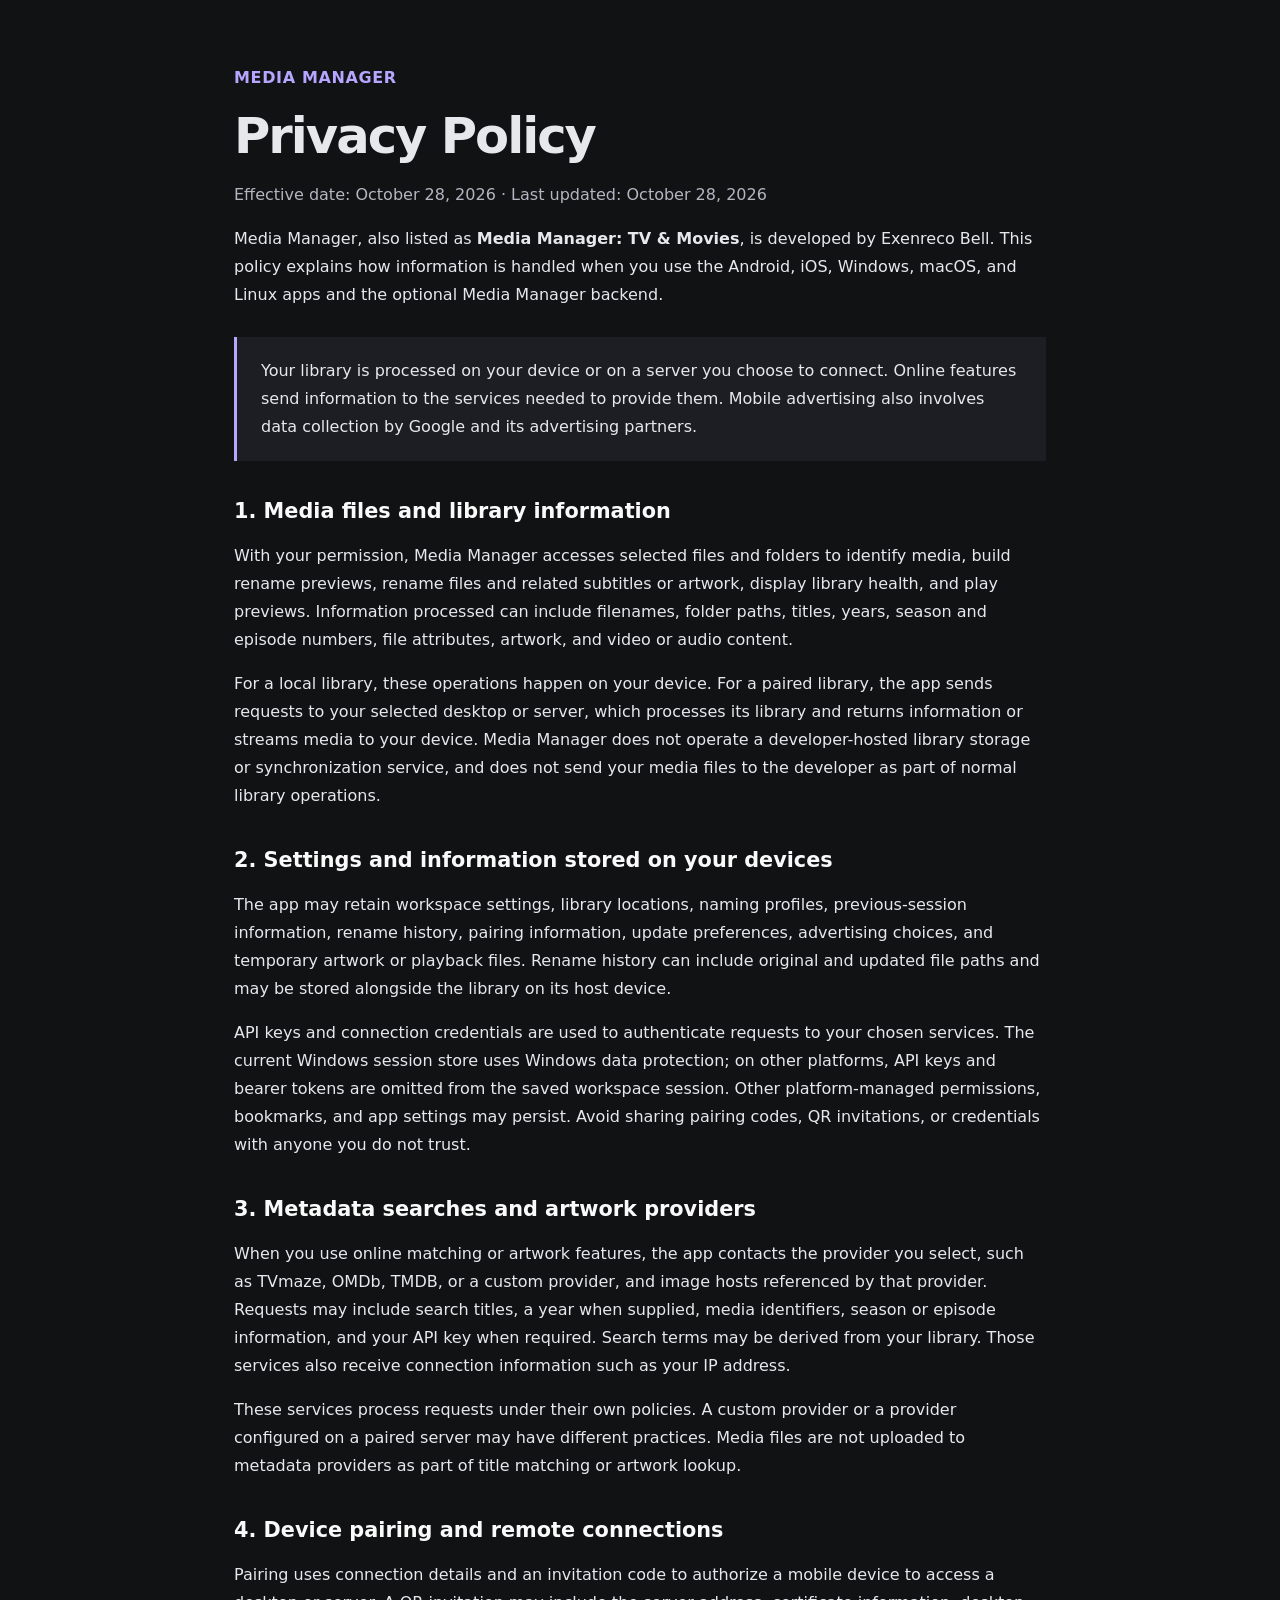
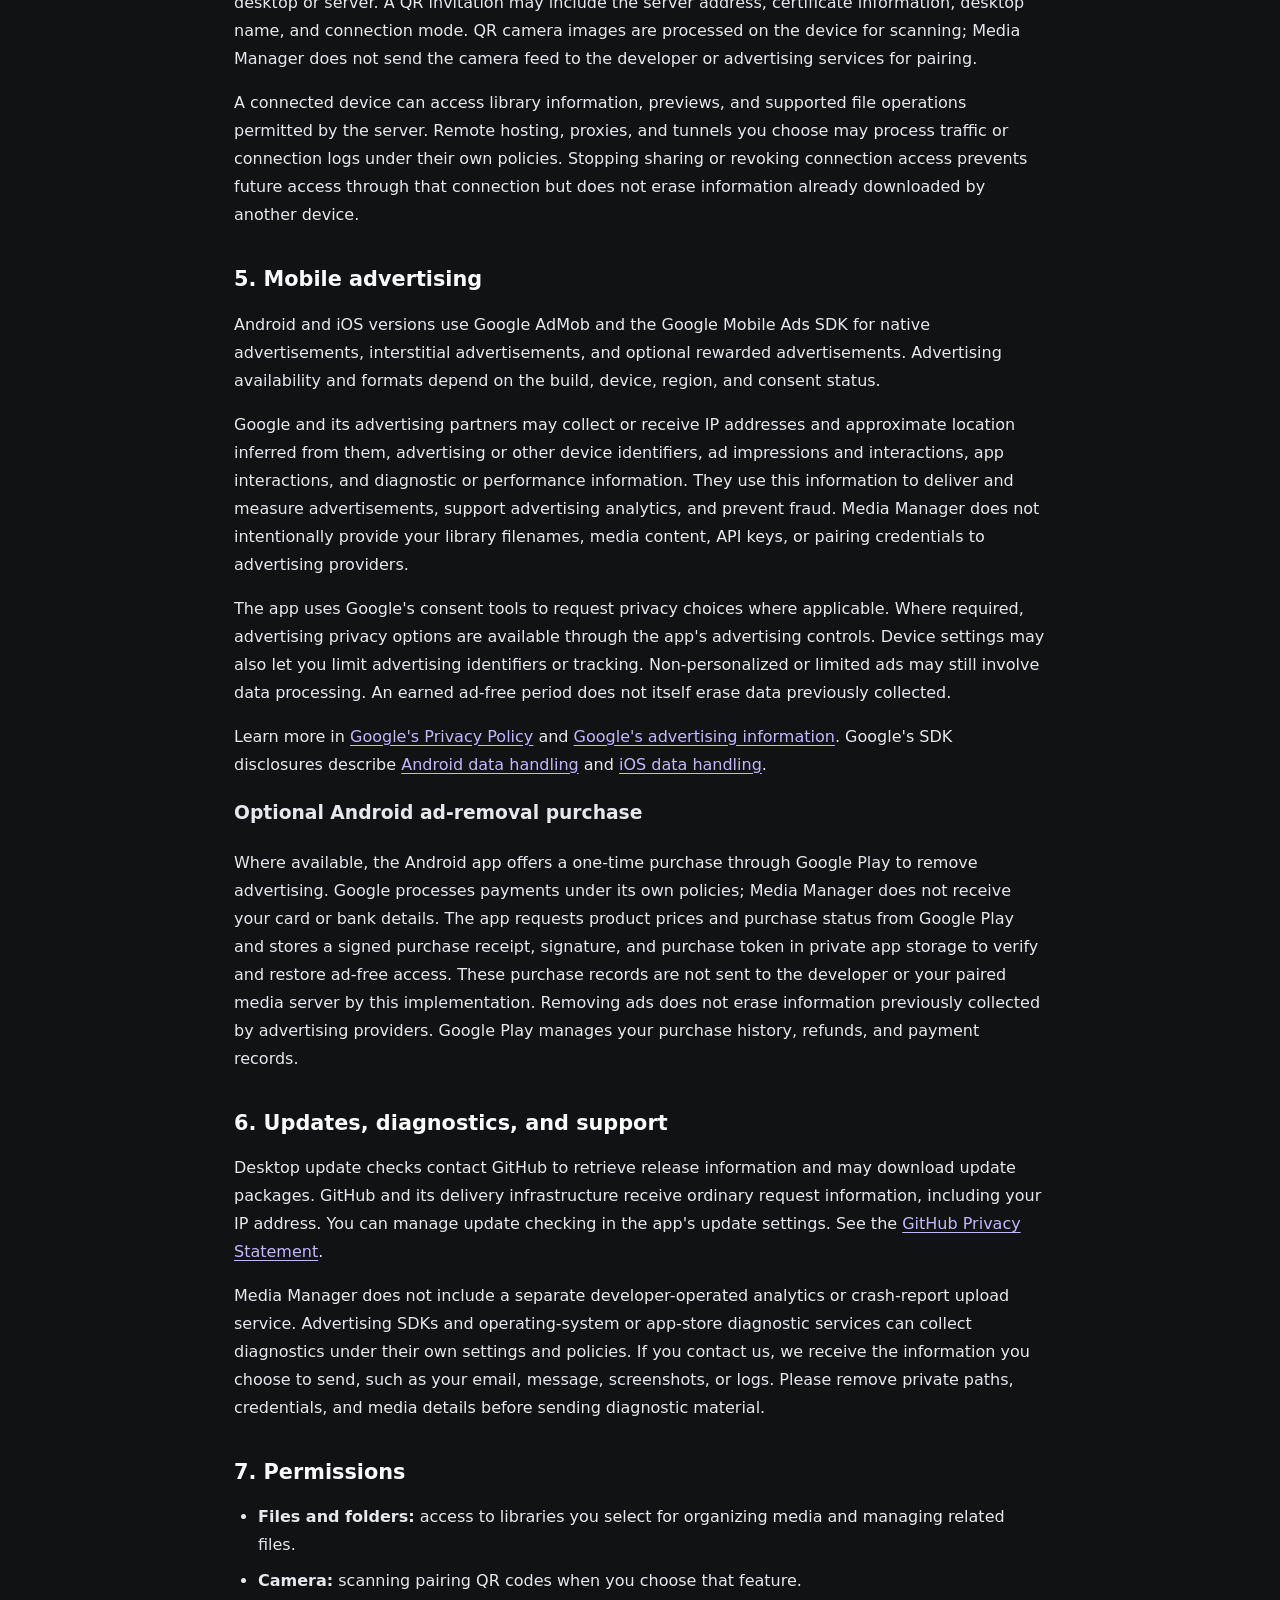
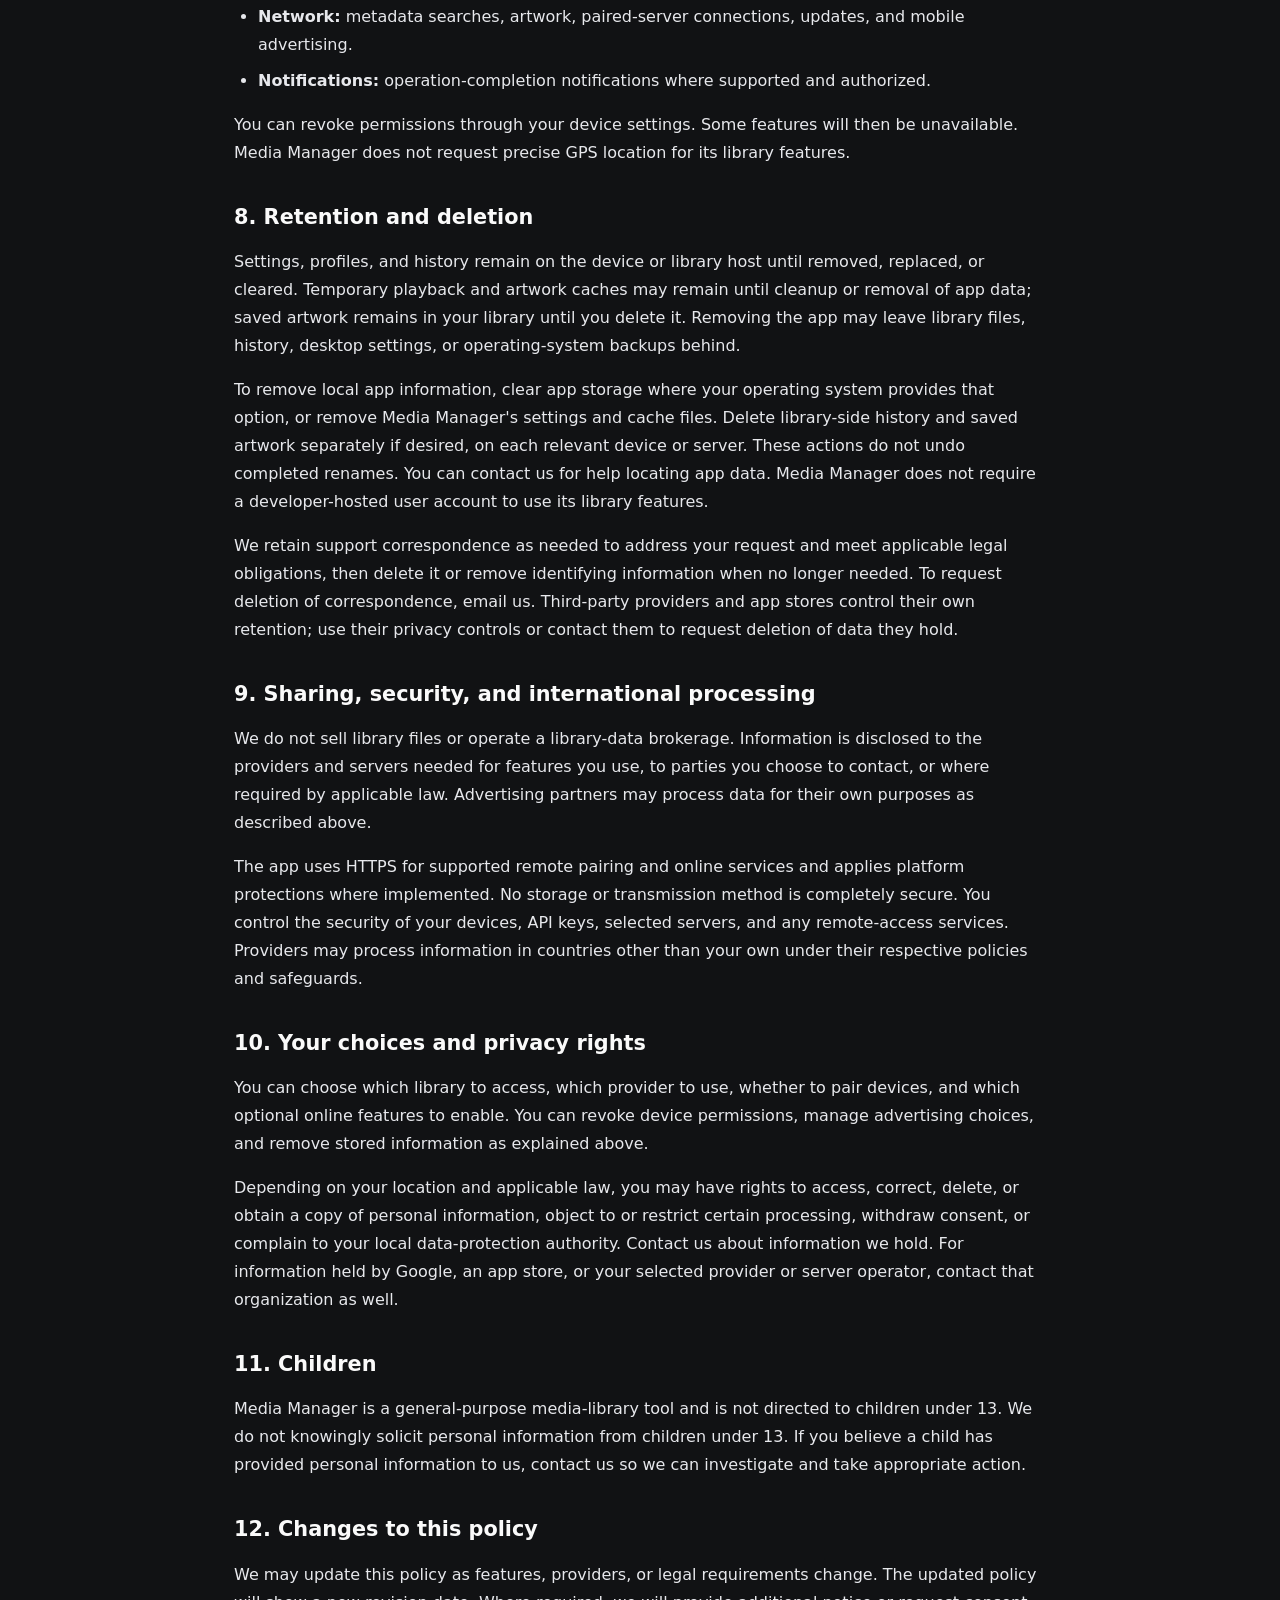
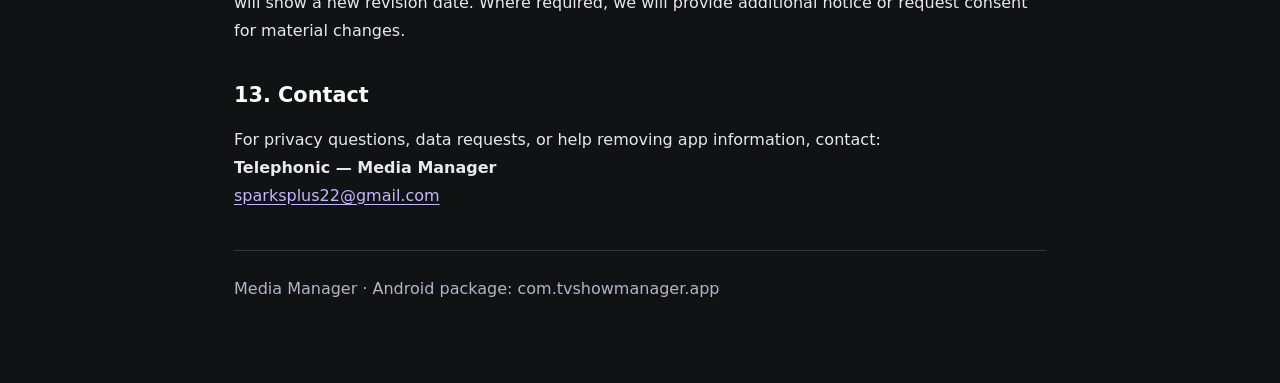
<file: docs/privacy-policy.html>
<!doctype html>
<html lang="en">
<head>
  <meta charset="utf-8">
  <meta name="viewport" content="width=device-width, initial-scale=1">
  <meta name="description" content="Media Manager privacy policy: local media, device pairing, metadata providers, advertising, and your privacy choices.">
  <meta name="color-scheme" content="dark light">
  <title>Media Manager - Privacy Policy</title>
  <style>
    :root { color-scheme:dark; font-family:system-ui,-apple-system,BlinkMacSystemFont,"Segoe UI",sans-serif; background:#111214; color:#e7e8ec; line-height:1.75; }
    * { box-sizing:border-box; }
    body { margin:0; }
    main { max-width:860px; margin:auto; padding:64px 24px 80px; }
    .brand { color:#b7a6ff; font-weight:650; letter-spacing:.04em; }
    h1 { font-size:clamp(2rem,6vw,3.1rem); line-height:1.15; letter-spacing:-.04em; margin:16px 0; }
    h2 { color:#fafafa; font-size:1.3rem; line-height:1.4; margin:36px 0 12px; }
    p,li { font-size:1rem; }
    .date,footer { color:#b3b6c1; }
    .summary { padding:20px 24px; background:#1c1e24; border-left:3px solid #b7a6ff; margin:28px 0; }
    a { color:#c5b7ff; text-underline-offset:3px; overflow-wrap:anywhere; }
    a:focus-visible { outline:2px solid #c5b7ff; outline-offset:4px; }
    li { margin:8px 0; } ul { padding-left:24px; }
    footer { margin-top:40px; padding-top:24px; border-top:1px solid #34363e; }
    @media print { :root { color-scheme:light; background:white; color:black; } h2 { color:black; } a { color:#333; } .summary { background:#f5f5f5; } main { padding:0; } }
  </style>
</head>
<body>
<main>
  <header>
    <div class="brand">MEDIA MANAGER</div>
    <h1>Privacy Policy</h1>
    <p class="date">Effective date: October 28, 2026 · Last updated: October 28, 2026</p>
  </header>
  <p>Media Manager, also listed as <strong>Media Manager: TV &amp; Movies</strong>, is developed by Exenreco Bell. This policy explains how information is handled when you use the Android, iOS, Windows, macOS, and Linux apps and the optional Media Manager backend.</p>
  <p class="summary">Your library is processed on your device or on a server you choose to connect. Online features send information to the services needed to provide them. Mobile advertising also involves data collection by Google and its advertising partners.</p>

  <h2>1. Media files and library information</h2>
  <p>With your permission, Media Manager accesses selected files and folders to identify media, build rename previews, rename files and related subtitles or artwork, display library health, and play previews. Information processed can include filenames, folder paths, titles, years, season and episode numbers, file attributes, artwork, and video or audio content.</p>
  <p>For a local library, these operations happen on your device. For a paired library, the app sends requests to your selected desktop or server, which processes its library and returns information or streams media to your device. Media Manager does not operate a developer-hosted library storage or synchronization service, and does not send your media files to the developer as part of normal library operations.</p>

  <h2>2. Settings and information stored on your devices</h2>
  <p>The app may retain workspace settings, library locations, naming profiles, previous-session information, rename history, pairing information, update preferences, advertising choices, and temporary artwork or playback files. Rename history can include original and updated file paths and may be stored alongside the library on its host device.</p>
  <p>API keys and connection credentials are used to authenticate requests to your chosen services. The current Windows session store uses Windows data protection; on other platforms, API keys and bearer tokens are omitted from the saved workspace session. Other platform-managed permissions, bookmarks, and app settings may persist. Avoid sharing pairing codes, QR invitations, or credentials with anyone you do not trust.</p>

  <h2>3. Metadata searches and artwork providers</h2>
  <p>When you use online matching or artwork features, the app contacts the provider you select, such as TVmaze, OMDb, TMDB, or a custom provider, and image hosts referenced by that provider. Requests may include search titles, a year when supplied, media identifiers, season or episode information, and your API key when required. Search terms may be derived from your library. Those services also receive connection information such as your IP address.</p>
  <p>These services process requests under their own policies. A custom provider or a provider configured on a paired server may have different practices. Media files are not uploaded to metadata providers as part of title matching or artwork lookup.</p>

  <h2>4. Device pairing and remote connections</h2>
  <p>Pairing uses connection details and an invitation code to authorize a mobile device to access a desktop or server. A QR invitation may include the server address, certificate information, desktop name, and connection mode. QR camera images are processed on the device for scanning; Media Manager does not send the camera feed to the developer or advertising services for pairing.</p>
  <p>A connected device can access library information, previews, and supported file operations permitted by the server. Remote hosting, proxies, and tunnels you choose may process traffic or connection logs under their own policies. Stopping sharing or revoking connection access prevents future access through that connection but does not erase information already downloaded by another device.</p>

  <h2>5. Mobile advertising</h2>
  <p>Android and iOS versions use Google AdMob and the Google Mobile Ads SDK for native advertisements, interstitial advertisements, and optional rewarded advertisements. Advertising availability and formats depend on the build, device, region, and consent status.</p>
  <p>Google and its advertising partners may collect or receive IP addresses and approximate location inferred from them, advertising or other device identifiers, ad impressions and interactions, app interactions, and diagnostic or performance information. They use this information to deliver and measure advertisements, support advertising analytics, and prevent fraud. Media Manager does not intentionally provide your library filenames, media content, API keys, or pairing credentials to advertising providers.</p>
  <p>The app uses Google's consent tools to request privacy choices where applicable. Where required, advertising privacy options are available through the app's advertising controls. Device settings may also let you limit advertising identifiers or tracking. Non-personalized or limited ads may still involve data processing. An earned ad-free period does not itself erase data previously collected.</p>
  <p>Learn more in <a href="https://policies.google.com/privacy">Google's Privacy Policy</a> and <a href="https://policies.google.com/technologies/ads">Google's advertising information</a>. Google's SDK disclosures describe <a href="https://developers.google.com/admob/android/privacy/play-data-disclosure">Android data handling</a> and <a href="https://developers.google.com/admob/ios/privacy/data-disclosure">iOS data handling</a>.</p>

  <h3>Optional Android ad-removal purchase</h3>
  <p>Where available, the Android app offers a one-time purchase through Google Play to remove advertising. Google processes payments under its own policies; Media Manager does not receive your card or bank details. The app requests product prices and purchase status from Google Play and stores a signed purchase receipt, signature, and purchase token in private app storage to verify and restore ad-free access. These purchase records are not sent to the developer or your paired media server by this implementation. Removing ads does not erase information previously collected by advertising providers. Google Play manages your purchase history, refunds, and payment records.</p>

  <h2>6. Updates, diagnostics, and support</h2>
  <p>Desktop update checks contact GitHub to retrieve release information and may download update packages. GitHub and its delivery infrastructure receive ordinary request information, including your IP address. You can manage update checking in the app's update settings. See the <a href="https://docs.github.com/en/site-policy/privacy-policies/github-general-privacy-statement">GitHub Privacy Statement</a>.</p>
  <p>Media Manager does not include a separate developer-operated analytics or crash-report upload service. Advertising SDKs and operating-system or app-store diagnostic services can collect diagnostics under their own settings and policies. If you contact us, we receive the information you choose to send, such as your email, message, screenshots, or logs. Please remove private paths, credentials, and media details before sending diagnostic material.</p>

  <h2>7. Permissions</h2>
  <ul>
    <li><strong>Files and folders:</strong> access to libraries you select for organizing media and managing related files.</li>
    <li><strong>Camera:</strong> scanning pairing QR codes when you choose that feature.</li>
    <li><strong>Network:</strong> metadata searches, artwork, paired-server connections, updates, and mobile advertising.</li>
    <li><strong>Notifications:</strong> operation-completion notifications where supported and authorized.</li>
  </ul>
  <p>You can revoke permissions through your device settings. Some features will then be unavailable. Media Manager does not request precise GPS location for its library features.</p>

  <h2>8. Retention and deletion</h2>
  <p>Settings, profiles, and history remain on the device or library host until removed, replaced, or cleared. Temporary playback and artwork caches may remain until cleanup or removal of app data; saved artwork remains in your library until you delete it. Removing the app may leave library files, history, desktop settings, or operating-system backups behind.</p>
  <p>To remove local app information, clear app storage where your operating system provides that option, or remove Media Manager's settings and cache files. Delete library-side history and saved artwork separately if desired, on each relevant device or server. These actions do not undo completed renames. You can contact us for help locating app data. Media Manager does not require a developer-hosted user account to use its library features.</p>
  <p>We retain support correspondence as needed to address your request and meet applicable legal obligations, then delete it or remove identifying information when no longer needed. To request deletion of correspondence, email us. Third-party providers and app stores control their own retention; use their privacy controls or contact them to request deletion of data they hold.</p>

  <h2>9. Sharing, security, and international processing</h2>
  <p>We do not sell library files or operate a library-data brokerage. Information is disclosed to the providers and servers needed for features you use, to parties you choose to contact, or where required by applicable law. Advertising partners may process data for their own purposes as described above.</p>
  <p>The app uses HTTPS for supported remote pairing and online services and applies platform protections where implemented. No storage or transmission method is completely secure. You control the security of your devices, API keys, selected servers, and any remote-access services. Providers may process information in countries other than your own under their respective policies and safeguards.</p>

  <h2>10. Your choices and privacy rights</h2>
  <p>You can choose which library to access, which provider to use, whether to pair devices, and which optional online features to enable. You can revoke device permissions, manage advertising choices, and remove stored information as explained above.</p>
  <p>Depending on your location and applicable law, you may have rights to access, correct, delete, or obtain a copy of personal information, object to or restrict certain processing, withdraw consent, or complain to your local data-protection authority. Contact us about information we hold. For information held by Google, an app store, or your selected provider or server operator, contact that organization as well.</p>

  <h2>11. Children</h2>
  <p>Media Manager is a general-purpose media-library tool and is not directed to children under 13. We do not knowingly solicit personal information from children under 13. If you believe a child has provided personal information to us, contact us so we can investigate and take appropriate action.</p>

  <h2>12. Changes to this policy</h2>
  <p>We may update this policy as features, providers, or legal requirements change. The updated policy will show a new revision date. Where required, we will provide additional notice or request consent for material changes.</p>

  <h2>13. Contact</h2>
  <p>For privacy questions, data requests, or help removing app information, contact:<br>
  <strong>Telephonic — Media Manager</strong><br>
  <a href="mailto:sparksplus22@gmail.com?subject=Media%20Manager%20Privacy">sparksplus22@gmail.com</a></p>
  <footer>Media Manager · Android package: com.tvshowmanager.app</footer>
</main>
</body>
</html>
</file>
